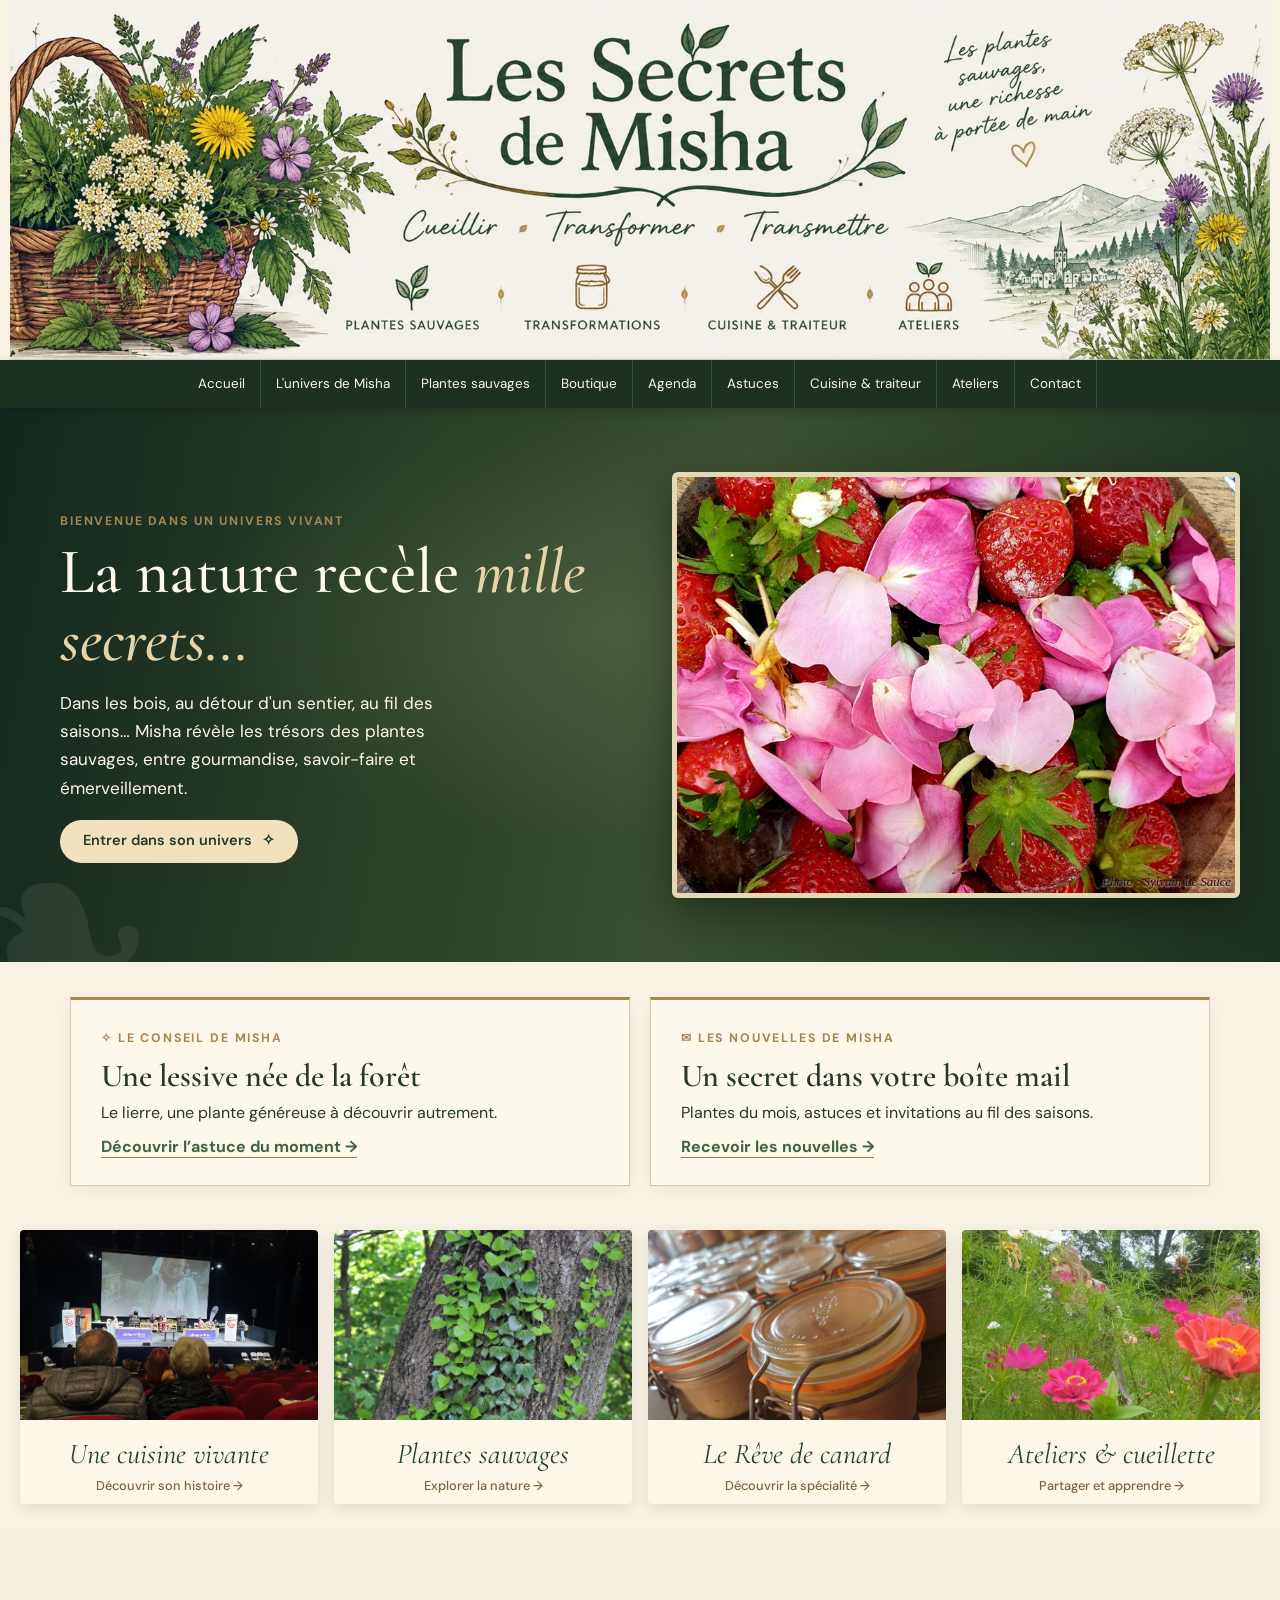
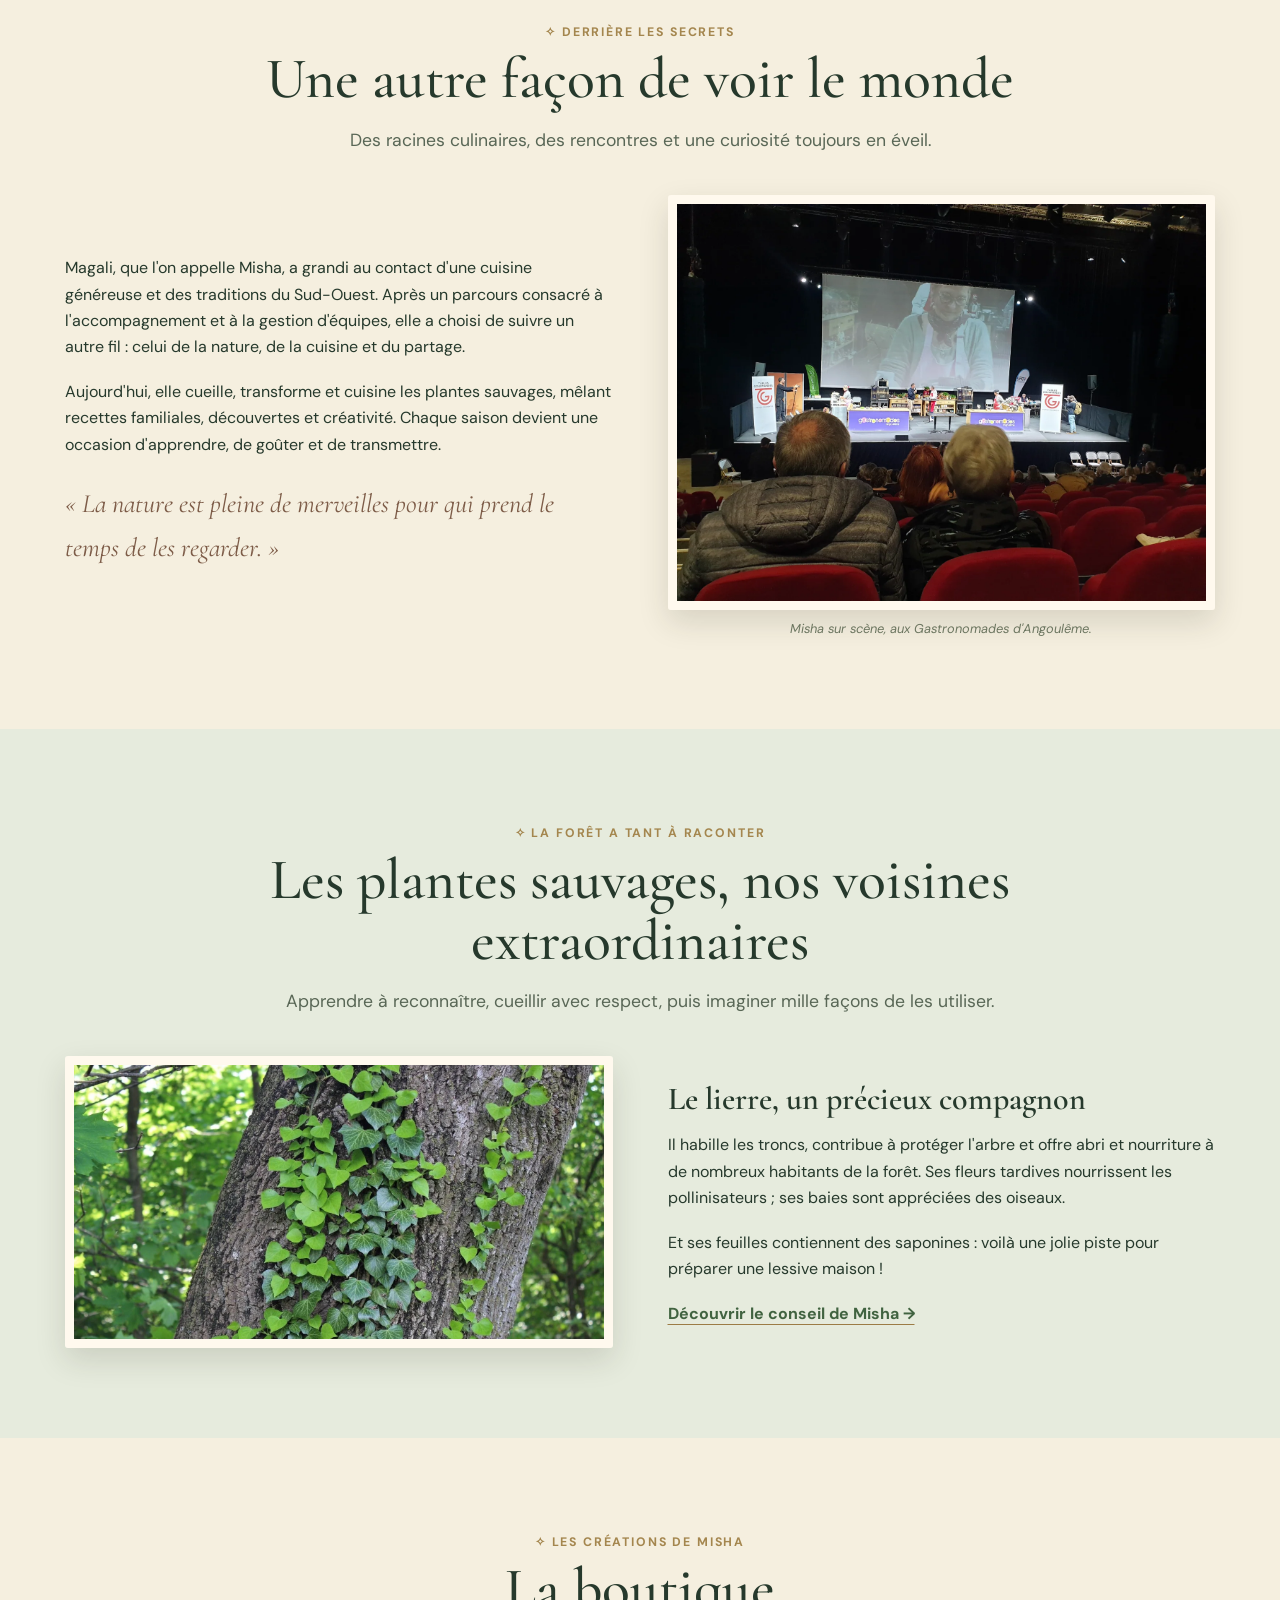
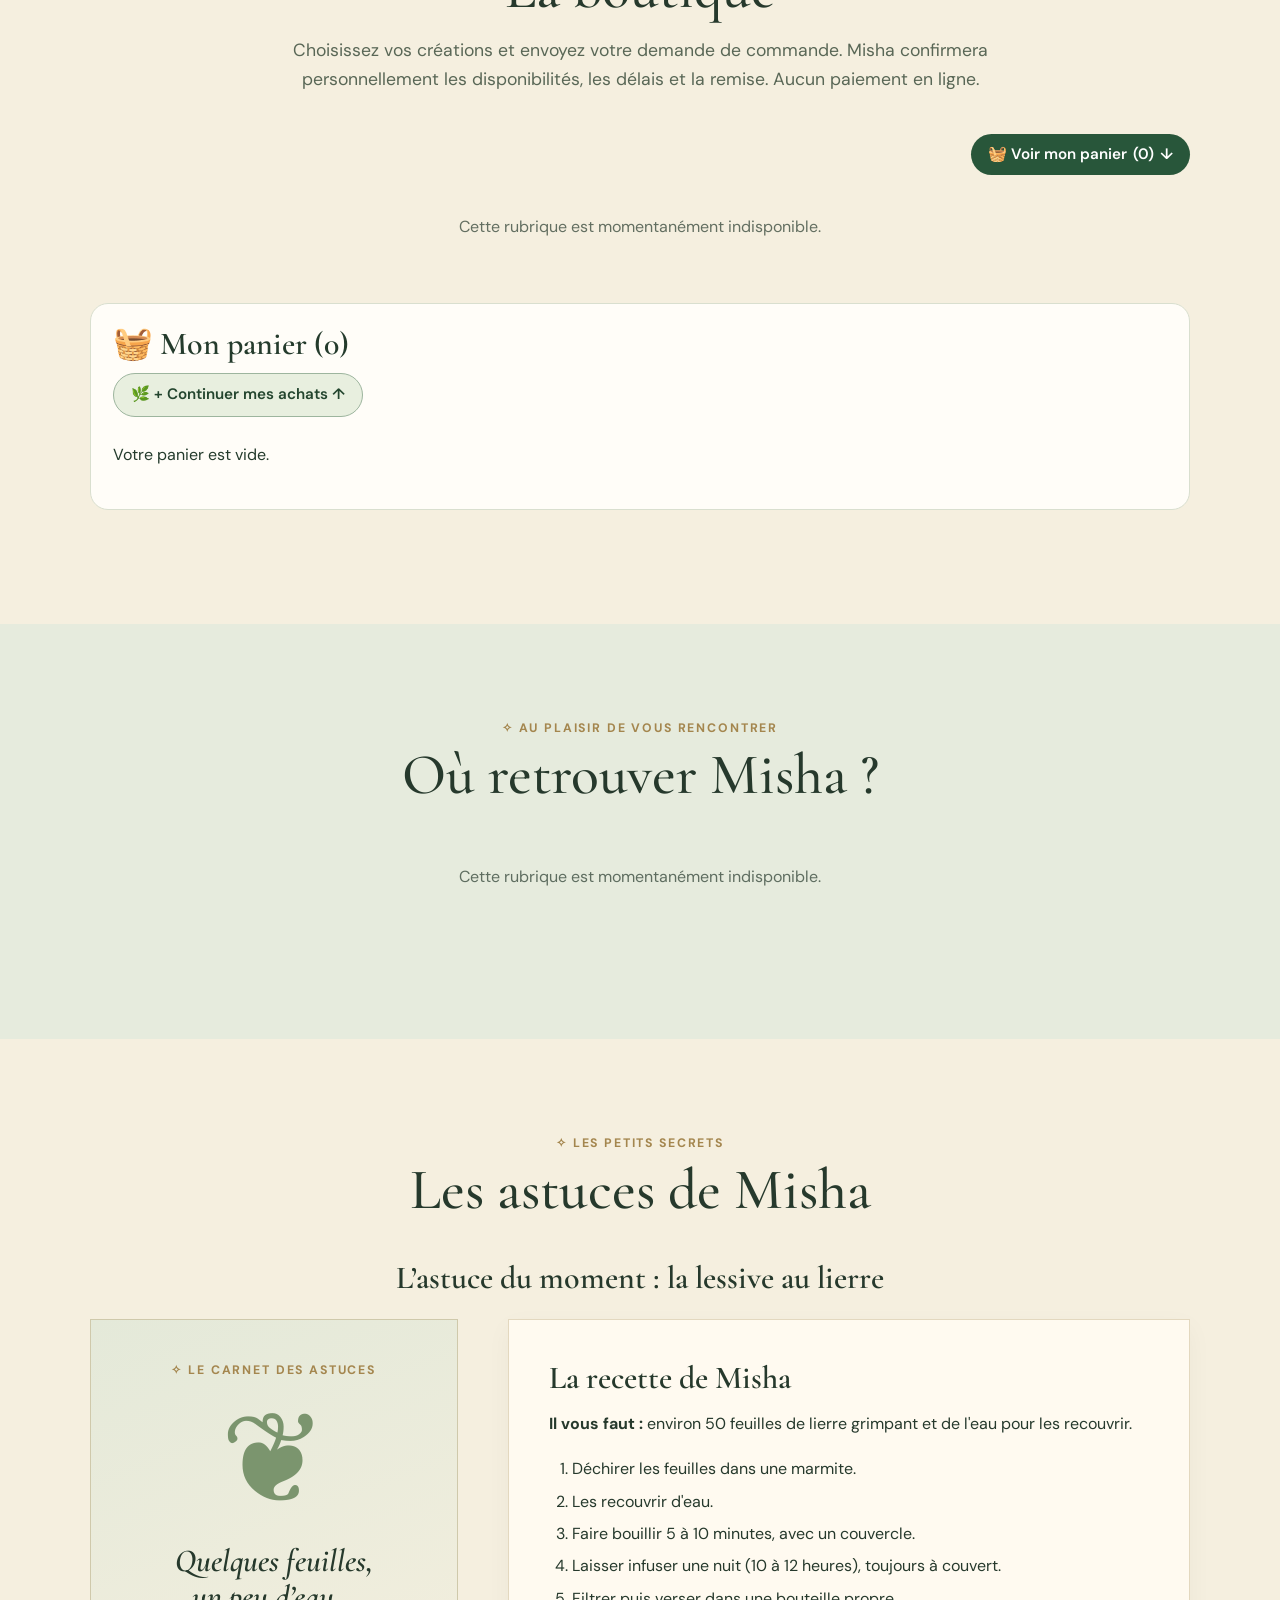
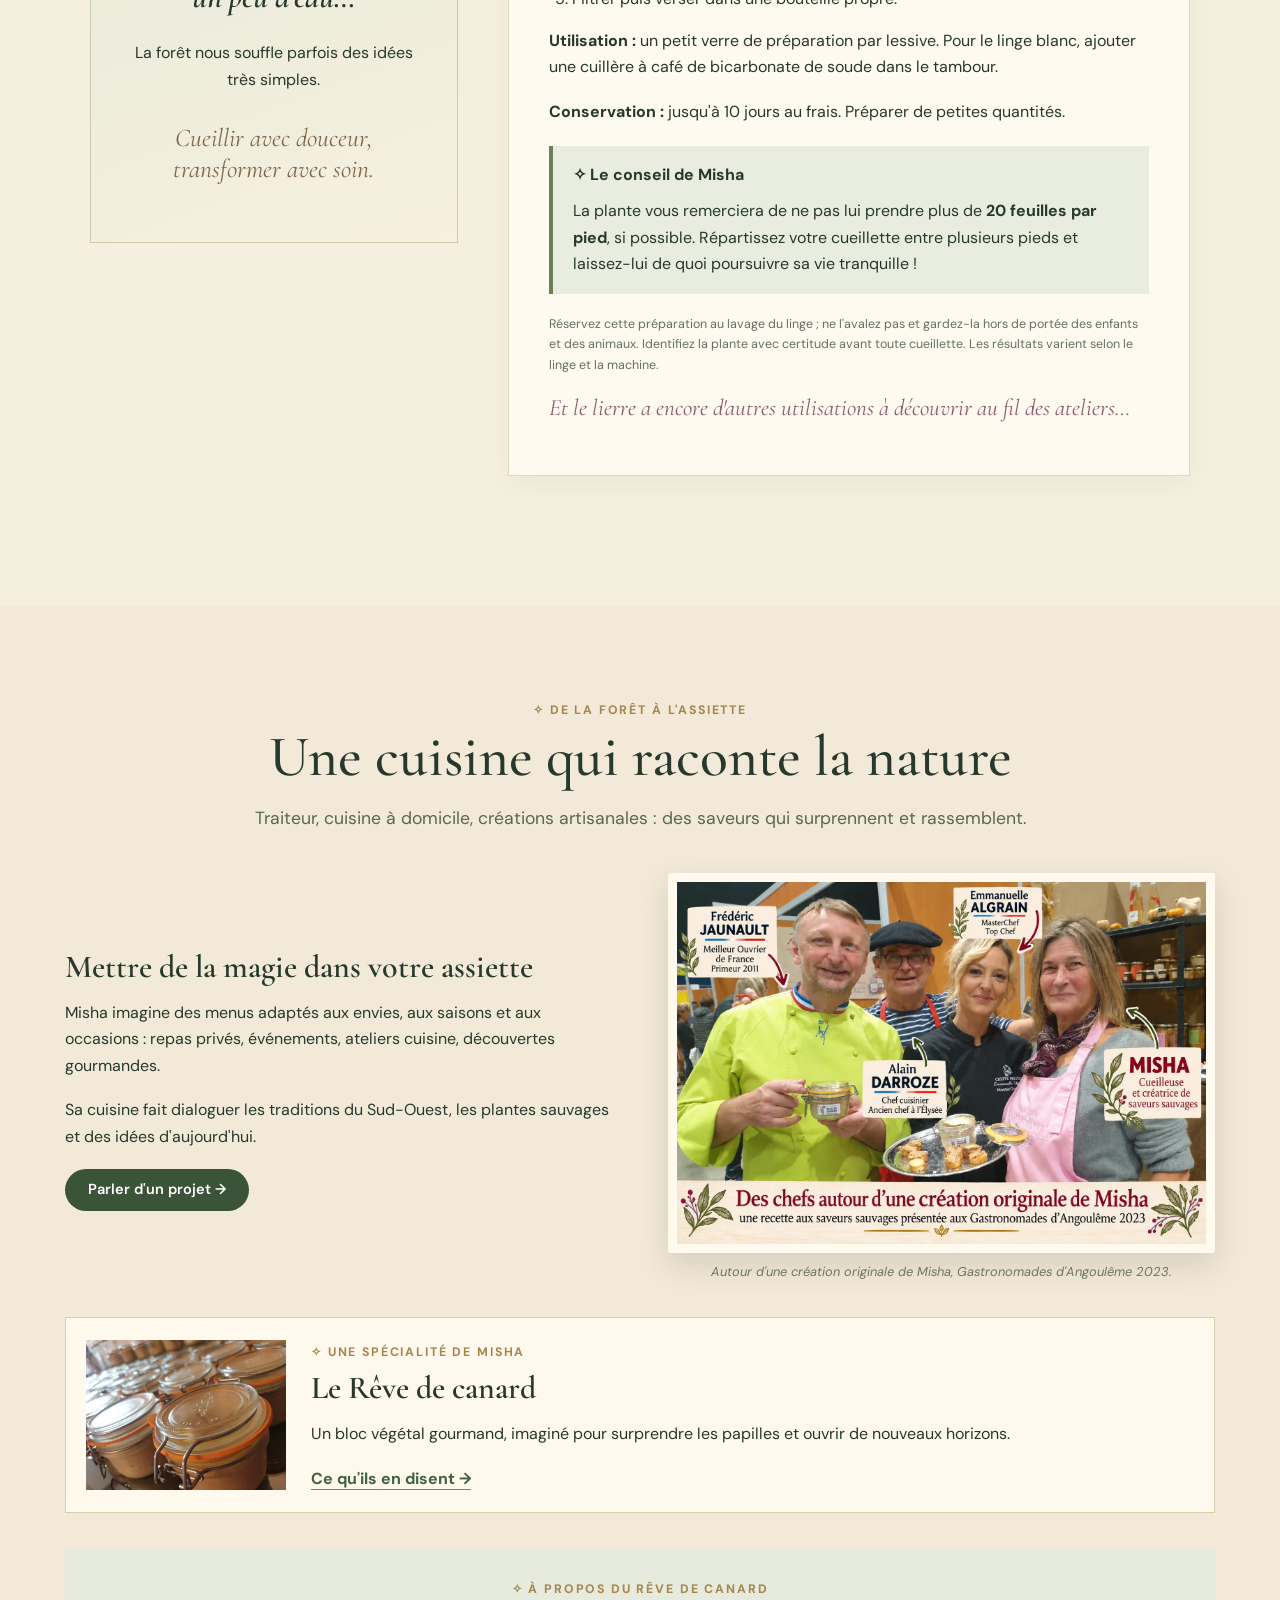
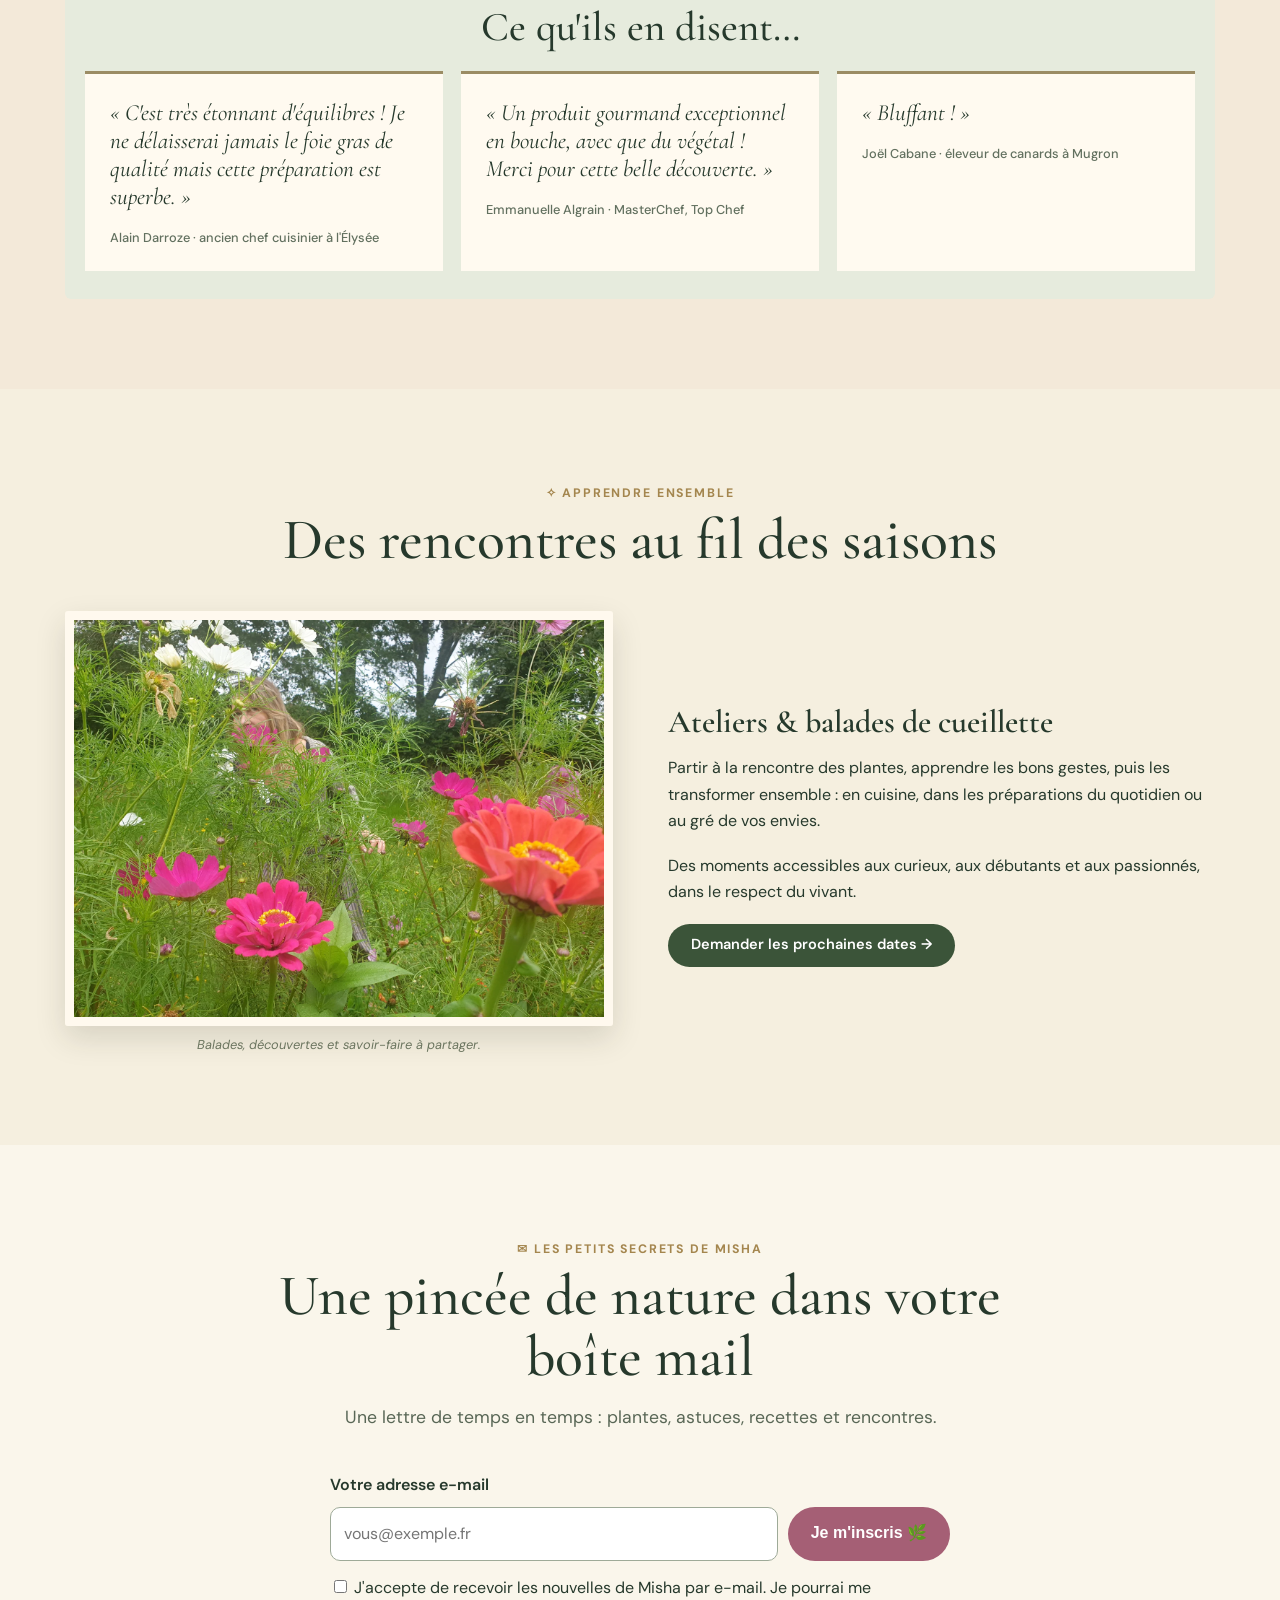
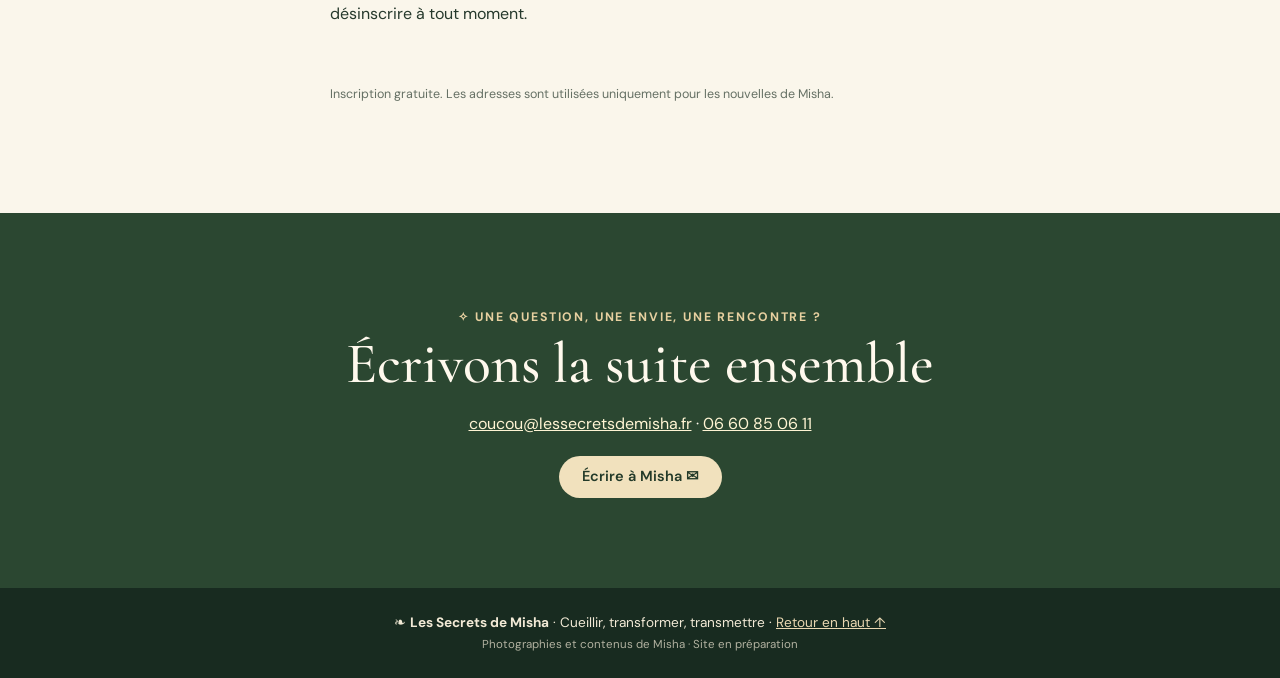
<file: index.html>
<!DOCTYPE html>

<html lang="fr"><head><meta charset="utf-8"/><meta content="width=device-width,initial-scale=1" name="viewport"/><meta content="#1c3023" name="theme-color"/><meta content="Les Secrets de Misha : plantes sauvages, cueillette respectueuse, transformations artisanales, cuisine et ateliers. Une touche de magie à portée de main." name="description"/><title>Les Secrets de Misha — Cueillir · Transformer · Transmettre</title><link href="style.css" rel="stylesheet"/></head><body>
<header class="masthead" id="accueil"><div aria-label="Les Secrets de Misha — Cueillir, Transformer, Transmettre" class="banner-desktop"><img alt="Les Secrets de Misha, cueillir, transformer, transmettre — illustration botanique" src="assets/banniere.webp"/></div><div class="banner-mobile"><p class="tiny">Les plantes sauvages, une richesse à portée de main ✧</p><h1>Les Secrets<br/>de Misha</h1><p class="strap">Cueillir · Transformer · Transmettre</p></div></header>
<nav aria-label="Navigation principale" class="nav"><button aria-controls="links" aria-expanded="false" class="menu-toggle">☰   Découvrir le site</button><div class="navlinks" id="links"><a href="#accueil">Accueil</a><a href="#univers">L'univers de Misha</a><a href="#plantes">Plantes sauvages</a><a href="#boutique">Boutique</a><a href="#agenda">Agenda</a><a href="#astuces-publiees">Astuces</a><a href="#traiteur">Cuisine &amp; traiteur</a><a href="#ateliers">Ateliers</a><a href="#contact">Contact</a></div></nav>
<main><section aria-labelledby="hero-title" class="hero"><div class="hero-copy"><span class="eyebrow">Bienvenue dans un univers vivant</span><h2 id="hero-title">La nature recèle <em>mille secrets…</em></h2><p>Dans les bois, au détour d'un sentier, au fil des saisons… Misha révèle les trésors des plantes sauvages, entre gourmandise, savoir-faire et émerveillement.</p><a class="button cream" href="#univers">Entrer dans son univers <span aria-hidden="true">✧</span></a></div><div class="hero-photo"><img alt="Fraises fraîches et pétales de roses dans un bol en bois, photographie originale" loading="eager" src="assets/fraises.webp"/><span aria-label="Photo : Sylvain Le Sauce" class="photo-signature">Photo : Sylvain Le Sauce</span></div></section><section aria-label="À découvrir dès aujourd'hui" class="quicklinks"><article class="quickcard"><span class="eyebrow">✧ Le conseil de Misha</span><h3>Une lessive née de la forêt</h3><p>Le lierre, une plante généreuse à découvrir autrement.</p><a class="text-link" href="#astuces-publiees">Découvrir l’astuce du moment →</a></article><article class="quickcard"><span class="eyebrow">✉ Les nouvelles de Misha</span><h3>Un secret dans votre boîte mail</h3><p>Plantes du mois, astuces et invitations au fil des saisons.</p><a class="text-link" href="#newsletter">Recevoir les nouvelles →</a></article></section>
<section aria-label="Découvrir les activités" class="tiles"><a class="tile" href="#univers"><img alt="Misha en démonstration culinaire sur scène" src="assets/scene.webp"/><span>Une cuisine vivante <small>Découvrir son histoire →</small></span></a><a class="tile" href="#plantes"><img alt="Lierre grimpant sur un arbre" src="assets/lierre.webp"/><span>Plantes sauvages <small>Explorer la nature →</small></span></a><a class="tile" href="#traiteur"><img alt="Bocaux du Rêve de canard" src="assets/pots.webp"/><span>Le Rêve de canard <small>Découvrir la spécialité →</small></span></a><a class="tile" href="#ateliers"><img alt="Fleurs et végétation dans un jardin naturel" src="assets/foret.webp"/><span>Ateliers &amp; cueillette <small>Partager et apprendre →</small></span></a></section>
<section class="section about" id="univers"><div class="section-heading"><span class="eyebrow">✧ Derrière les secrets</span><h2>Une autre façon de voir le monde</h2><p class="intro">Des racines culinaires, des rencontres et une curiosité toujours en éveil.</p></div><div class="two-col"><div><p>Magali, que l'on appelle Misha, a grandi au contact d'une cuisine généreuse et des traditions du Sud-Ouest. Après un parcours consacré à l'accompagnement et à la gestion d'équipes, elle a choisi de suivre un autre fil : celui de la nature, de la cuisine et du partage.</p><p>Aujourd'hui, elle cueille, transforme et cuisine les plantes sauvages, mêlant recettes familiales, découvertes et créativité. Chaque saison devient une occasion d'apprendre, de goûter et de transmettre.</p><p class="signature">« La nature est pleine de merveilles pour qui prend le temps de les regarder. »</p></div><figure><img alt="Misha présente son savoir-faire lors d'un événement culinaire" src="assets/scene.webp"/><figcaption>Misha sur scène, aux Gastronomades d'Angoulême.</figcaption></figure></div></section>
<section class="section green-section" id="plantes"><div class="section-heading"><span class="eyebrow">✧ La forêt a tant à raconter</span><h2>Les plantes sauvages, nos voisines extraordinaires</h2><p class="intro">Apprendre à reconnaître, cueillir avec respect, puis imaginer mille façons de les utiliser.</p></div><div class="two-col plant-grid"><img alt="Lierre grimpant sur le tronc d'un arbre" class="large-img" src="assets/lierre.webp"/><div><h3>Le lierre, un précieux compagnon</h3><p>Il habille les troncs, contribue à protéger l'arbre et offre abri et nourriture à de nombreux habitants de la forêt. Ses fleurs tardives nourrissent les pollinisateurs ; ses baies sont appréciées des oiseaux.</p><p>Et ses feuilles contiennent des saponines : voilà une jolie piste pour préparer une lessive maison !</p><a class="text-link" href="#astuces-publiees">Découvrir le conseil de Misha →</a></div></div></section>
<section class="section" id="boutique"><div class="section-heading"><span class="eyebrow">✧ Les créations de Misha</span><h2>La boutique</h2><p class="intro">Choisissez vos créations et envoyez votre demande de commande. Misha confirmera personnellement les disponibilités, les délais et la remise. Aucun paiement en ligne.</p></div><div class="misha-shop-tools"><a class="misha-nav-button" href="#misha-panier">🧺 Voir mon panier <span id="misha-shop-count">(0)</span> ↓</a></div><div class="misha-public-grid" id="misha-produits"></div>
<div class="misha-cart" id="misha-panier"><h3>🧺 Mon panier <span id="misha-cart-count">(0)</span></h3><a class="misha-nav-button misha-continue-shopping" href="#misha-produits">🌿 + Continuer mes achats ↑</a><div id="misha-cart-lines"><p>Votre panier est vide.</p></div><p id="misha-cart-total"></p>
<form id="misha-order-form" hidden>
<h3>Envoyer ma demande</h3><div class="misha-form-fields"><label>Prénom et nom <input name="nom" autocomplete="name" required maxlength="100"></label><label>Adresse e-mail <input name="email" type="email" autocomplete="email" required></label><label>Téléphone (facultatif) <input name="telephone" type="tel" autocomplete="tel"></label><label>Mode de remise <select name="remise" required><option value="">Choisir…</option><option>Remise en main propre, à convenir</option><option>Retrait sur un marché, à convenir</option><option>Expédition (frais à confirmer)</option><option>À convenir avec Misha</option></select></label><label class="misha-wide">Un message pour Misha (facultatif) <textarea name="message" rows="3" maxlength="2000"></textarea></label></div>
<p class="fineprint">Ceci est une demande, pas une commande confirmée. Misha vous répondra pour confirmer la disponibilité, les délais, les éventuels frais d'expédition et les modalités de règlement.</p>
<label class="misha-consent"><input type="checkbox" required> J'accepte que mes coordonnées soient utilisées pour répondre à cette demande de commande.</label>
<button class="misha-order-link" type="submit">Envoyer ma demande à Misha →</button><p id="misha-order-status" role="status" aria-live="polite"></p></form></div><dialog id="misha-order-dialog" class="misha-confirm-dialog" aria-labelledby="misha-confirm-title"><div class="misha-dialog-inner"><div class="misha-dialog-icon" aria-hidden="true">🌿</div><h2 id="misha-confirm-title">Votre demande est bien envoyée !</h2><p>Misha vous répondra personnellement pour confirmer votre commande.</p><div id="misha-confirm-recap" class="misha-confirm-recap"></div><p class="fineprint">Conservez votre référence. Ce récapitulatif ne vaut pas confirmation de commande.</p><button type="button" class="misha-order-link" id="misha-confirm-close">Fermer et continuer ma visite</button></div></dialog></section><section class="section green-section" id="agenda"><div class="section-heading"><span class="eyebrow">✧ Au plaisir de vous rencontrer</span><h2>Où retrouver Misha ?</h2></div><div class="misha-public-grid" id="misha-agenda"></div></section><section class="section" id="astuces-publiees"><div class="section-heading"><span class="eyebrow">✧ Les petits secrets</span><h2>Les astuces de Misha</h2></div><div class="misha-astuce-moment" id="misha-astuce-moment"><h3>L’astuce du moment : la lessive au lierre</h3><div class="recipe"><div aria-label="Les étapes de la recette" class="recipe-note"><span class="eyebrow">✧ Le carnet des astuces</span><div aria-hidden="true" class="recipe-glyph">❦</div><h3>Quelques feuilles,<br/>un peu d’eau…</h3><p>La forêt nous souffle parfois des idées très simples.</p><p class="handwritten">Cueillir avec douceur,<br/>transformer avec soin.</p></div><div class="recipe-text"><h3>La recette de Misha</h3><p><strong>Il vous faut :</strong> environ 50 feuilles de lierre grimpant et de l'eau pour les recouvrir.</p><ol><li>Déchirer les feuilles dans une marmite.</li><li>Les recouvrir d'eau.</li><li>Faire bouillir 5 à 10 minutes, avec un couvercle.</li><li>Laisser infuser une nuit (10 à 12 heures), toujours à couvert.</li><li>Filtrer puis verser dans une bouteille propre.</li></ol><p><strong>Utilisation :</strong> un petit verre de préparation par lessive. Pour le linge blanc, ajouter une cuillère à café de bicarbonate de soude dans le tambour.</p><p><strong>Conservation :</strong> jusqu'à 10 jours au frais. Préparer de petites quantités.</p><aside class="tip"><strong>✧ Le conseil de Misha</strong><p>La plante vous remerciera de ne pas lui prendre plus de <strong>20 feuilles par pied</strong>, si possible. Répartissez votre cueillette entre plusieurs pieds et laissez-lui de quoi poursuivre sa vie tranquille !</p></aside><p class="fineprint">Réservez cette préparation au lavage du linge ; ne l'avalez pas et gardez-la hors de portée des enfants et des animaux. Identifiez la plante avec certitude avant toute cueillette. Les résultats varient selon le linge et la machine.</p><p class="also">Et le lierre a encore d'autres utilisations à découvrir au fil des ateliers…</p></div></div></div></section><section class="section warm" id="traiteur"><div class="section-heading"><span class="eyebrow">✧ De la forêt à l'assiette</span><h2>Une cuisine qui raconte la nature</h2><p class="intro">Traiteur, cuisine à domicile, créations artisanales : des saveurs qui surprennent et rassemblent.</p></div><div class="two-col"><div><h3>Mettre de la magie dans votre assiette</h3><p>Misha imagine des menus adaptés aux envies, aux saisons et aux occasions : repas privés, événements, ateliers cuisine, découvertes gourmandes.</p><p>Sa cuisine fait dialoguer les traditions du Sud-Ouest, les plantes sauvages et des idées d'aujourd'hui.</p><a class="button green" href="mailto:coucou@lessecretsdemisha.fr?subject=Une%20question%20pour%20le%20traiteur%20Misha">Parler d'un projet →</a></div><figure><img alt="Misha aux Gastronomades d'Angoulême, avec des professionnels de la cuisine" src="assets/chefs.webp"/><figcaption>Autour d'une création originale de Misha, Gastronomades d'Angoulême 2023.</figcaption></figure></div><div class="product"><img alt="Bocaux du Rêve de canard, spécialité végétale de Misha" src="assets/pots.webp"/><div><span class="eyebrow">✧ Une spécialité de Misha</span><h3>Le Rêve de canard</h3><p>Un bloc végétal gourmand, imaginé pour surprendre les papilles et ouvrir de nouveaux horizons.</p><a class="text-link" href="#temoignages">Ce qu'ils en disent →</a></div></div><section class="testimonials-in-product" id="temoignages"><div class="section-heading"><span class="eyebrow">✧ À propos du Rêve de canard</span><h2>Ce qu'ils en disent…</h2></div><div class="quotes"><blockquote>« C'est très étonnant d'équilibres ! Je ne délaisserai jamais le foie gras de qualité mais cette préparation est superbe. »<cite>Alain Darroze · ancien chef cuisinier à l'Élysée</cite></blockquote><blockquote>« Un produit gourmand exceptionnel en bouche, avec que du végétal ! Merci pour cette belle découverte. »<cite>Emmanuelle Algrain · MasterChef, Top Chef</cite></blockquote><blockquote>« Bluffant ! »<cite>Joël Cabane · éleveur de canards à Mugron</cite></blockquote></div></section></section>
<section class="section" id="ateliers"><div class="section-heading"><span class="eyebrow">✧ Apprendre ensemble</span><h2>Des rencontres au fil des saisons</h2></div><div class="two-col"><figure><img alt="Fleurs sauvages et plantes en pleine nature" src="assets/foret.webp"/><figcaption>Balades, découvertes et savoir-faire à partager.</figcaption></figure><div><h3>Ateliers &amp; balades de cueillette</h3><p>Partir à la rencontre des plantes, apprendre les bons gestes, puis les transformer ensemble : en cuisine, dans les préparations du quotidien ou au gré de vos envies.</p><p>Des moments accessibles aux curieux, aux débutants et aux passionnés, dans le respect du vivant.</p><a class="button green" href="mailto:coucou@lessecretsdemisha.fr?subject=Renseignements%20sur%20les%20ateliers%20Misha">Demander les prochaines dates →</a></div></div></section>
<section class="section signup" id="newsletter"><div class="section-heading"><span class="eyebrow">✉ Les petits secrets de Misha</span><h2>Une pincée de nature dans votre boîte mail</h2><p class="intro">Une lettre de temps en temps : plantes, astuces, recettes et rencontres.</p></div><form id="misha-newsletter-form" class="misha-newsletter-form"><label for="misha-newsletter-email">Votre adresse e-mail</label><div class="misha-newsletter-row"><input id="misha-newsletter-email" name="email" type="email" autocomplete="email" placeholder="vous@exemple.fr" required><button type="submit" class="button rose">Je m'inscris 🌿</button></div><label class="misha-consent"><input type="checkbox" name="consentement" required> J'accepte de recevoir les nouvelles de Misha par e-mail. Je pourrai me désinscrire à tout moment.</label><p id="misha-newsletter-status" role="status" aria-live="polite"></p><p class="fineprint">Inscription gratuite. Les adresses sont utilisées uniquement pour les nouvelles de Misha.</p></form></section>
<section class="section contact" id="contact"><span class="eyebrow">✧ Une question, une envie, une rencontre ?</span><h2>Écrivons la suite ensemble</h2><p><a href="mailto:coucou@lessecretsdemisha.fr">coucou@lessecretsdemisha.fr</a> · <a href="tel:+33660850611">06 60 85 06 11</a></p><a class="button cream" href="mailto:coucou@lessecretsdemisha.fr?subject=Bonjour%20Misha">Écrire à Misha ✉</a></section></main><footer>❧ <strong>Les Secrets de Misha</strong> · Cueillir, transformer, transmettre · <a href="#accueil">Retour en haut ↑</a><p>Photographies et contenus de Misha · Site en préparation</p></footer><script src="script.js"></script><script src="panier.js"></script><script src="publications-locales.js"></script><script src="newsletter.js"></script></body></html>
</file>
<file: style.css>
@import url('https://fonts.googleapis.com/css2?family=Cormorant+Garamond:ital,wght@0,400;0,500;0,600;1,400;1,500&family=DM+Sans:wght@400;500;600;700&display=swap');
:root{--green:#213c2a;--green2:#314b32;--gold:#a4864e;--paper:#f8f2e5;--cream:#fffaf0;--rose:#9c596b;--ink:#26392c}*{box-sizing:border-box}html{scroll-behavior:smooth;scroll-padding-top:70px}body{margin:0;background:var(--paper);color:var(--ink);font-family:'DM Sans',Arial,sans-serif;line-height:1.65}h1,h2,h3,.strap,.signature,.tile span{font-family:'Cormorant Garamond',Georgia,serif}h2{font-size:clamp(2.5rem,4.5vw,4.5rem);line-height:1.05;font-weight:500;margin:.3rem 0 1rem}h3{font-size:2rem;font-weight:600;line-height:1.1;margin:.3rem 0 1rem}p{margin:.65rem 0 1.15rem}a{color:inherit}img{display:block;width:100%;height:auto}.eyebrow{font-size:.77rem;letter-spacing:.15em;text-transform:uppercase;font-weight:700;color:var(--gold)}.masthead{background:linear-gradient(90deg,rgba(248,242,229,.12),rgba(248,242,229,.9) 27%,rgba(248,242,229,.91) 75%,rgba(248,242,229,.1)),url('assets/banniere.webp') center/cover;min-height:235px;display:grid;place-items:center;text-align:center;padding:20px 16px}.mast-inner{max-width:900px}.masthead h1{font-size:clamp(3.3rem,7vw,7rem);font-weight:500;line-height:.88;margin:8px 0 12px;color:#183d2a;text-shadow:0 1px 4px #fff8}.masthead h1 span{white-space:nowrap}.masthead .tiny{font:italic 1.15rem 'Cormorant Garamond',serif;color:#3a563d}.flourish{color:#7a8b5c;letter-spacing:7px}.strap{font-size:clamp(1.4rem,2.8vw,2.3rem);font-style:italic;margin:0}.strap b{color:var(--gold);margin:0 9px}.nav{background:#1d3022;color:#fdf8e9;position:sticky;top:0;z-index:10;box-shadow:0 3px 10px #0003}.navlinks{display:flex;align-items:center;justify-content:center;gap:0;flex-wrap:wrap}.nav a{display:inline-block;text-decoration:none;padding:13px 15px;font-size:.84rem;border-right:1px solid #ffffff22}.nav a:hover,.nav a:focus-visible{background:#476344}.menu-toggle{display:none}.hero{display:grid;grid-template-columns:1.05fr 1.03fr .85fr;min-height:530px;gap:20px;align-items:center;padding:35px max(25px,calc((100vw - 1450px)/2));background:radial-gradient(ellipse at 48% 40%,#77845855,transparent 45%),linear-gradient(100deg,#14271e,#3b4f30 55%,#1d3022);color:#fff7e8;overflow:hidden;position:relative}.hero:before{content:'❧';font:18rem Georgia;position:absolute;opacity:.07;left:-80px;bottom:-140px}.hero-copy{z-index:1;padding:20px}.hero-copy h2{font-size:clamp(2.9rem,4.5vw,5.3rem);color:#fff9ea}.hero-copy h2 em{color:#e6d4a8}.hero-copy p{max-width:430px;font-size:1.07rem}.hero-photo{align-self:stretch;min-height:460px;position:relative}.hero-photo img{height:100%;width:100%;object-fit:cover;object-position:center 48%;border-radius:48% 48% 10px 10px;box-shadow:0 15px 40px #0006;border:6px solid #e5d8b5}.hero-aside{display:grid;gap:16px;align-content:center;z-index:1}.paper{background:#f8efdc;color:#2d392b;border:1px solid #bca87d;box-shadow:0 9px 22px #0003;position:relative}.paper:before{content:'❦';position:absolute;right:10px;top:2px;font:2.4rem Georgia;color:#a68a6288}.mini{padding:23px 20px}.mini h3{font-size:2rem}.mini p{font-size:.9rem}.button{display:inline-flex;align-items:center;justify-content:center;gap:10px;border-radius:35px;padding:12px 23px;text-decoration:none;font-size:.91rem;font-weight:600;line-height:1.3;transition:transform .2s,filter .2s}.button:hover{transform:translateY(-2px);filter:brightness(1.08)}.cream{background:#f1e1bd;color:#233a29}.green{background:#3b5439;color:#fff}.rose{background:#a55f75;color:#fff}.tiles{display:grid;grid-template-columns:repeat(4,1fr);gap:16px;max-width:1500px;margin:24px auto;padding:0 20px}.tile{background:#fdf7e9;text-decoration:none;box-shadow:0 5px 15px #2c25141a;overflow:hidden;border-radius:4px;transition:transform .2s}.tile:hover{transform:translateY(-4px)}.tile img{height:190px;object-fit:cover}.tile:nth-child(2) img{object-position:center 35%}.tile span{display:block;font-size:1.8rem;text-align:center;padding:10px 8px;color:#23422e;font-style:italic}.tile small{display:block;font:500 .8rem 'DM Sans',sans-serif;color:#7b6541;font-style:normal}.section{padding:90px max(25px,calc((100vw - 1150px)/2));background:#faf6eb}.section:nth-of-type(even){background:#f5efdf}.section-heading{text-align:center;margin:0 auto 40px;max-width:800px}.intro{font-size:1.1rem;color:#596756}.two-col{display:grid;grid-template-columns:1fr 1fr;align-items:center;gap:55px}.two-col figure{margin:0}.two-col figure img,.large-img{border:9px solid #fff9ee;box-shadow:0 12px 30px #2a261e25;border-radius:3px;max-height:450px;object-fit:cover}.two-col figcaption,.caption{font-size:.8rem;font-style:italic;color:#6b755f;text-align:center;margin-top:8px}.signature{font-size:1.65rem;font-style:italic;color:#7d5c48;margin-top:25px}.green-section{background:#e6ebdd!important}.plant-grid .large-img{max-height:450px;object-fit:cover;object-position:center 35%}.text-link{font-weight:700;color:#416340;text-decoration-color:#9c7c46;text-underline-offset:5px}.recipe{display:grid;grid-template-columns:.7fr 1.3fr;gap:50px;align-items:start}.recipe-photo img{max-height:650px;object-fit:cover;border:10px solid #fff;box-shadow:0 9px 28px #0002}.recipe-text{background:#fffaf0;padding:35px 40px;border:1px solid #e3d8bf;box-shadow:0 8px 24px #0000000a}.recipe-text ol{padding-left:23px}.recipe-text li{margin:6px 0}.tip{padding:16px 20px;background:#e9eddf;border-left:4px solid #6c8058;margin:20px 0}.tip p{margin-bottom:0}.fineprint{font-size:.78rem;color:#657064}.also{font:italic 1.45rem 'Cormorant Garamond',serif;color:#8a5c70}.warm{background:#f3e9d9!important}.product{display:grid;grid-template-columns:200px 1fr;gap:25px;align-items:center;background:#fff9ed;padding:20px;margin-top:35px;border:1px solid #dfcdb0}.product img{height:150px;object-fit:cover}.quotes{display:grid;grid-template-columns:repeat(3,1fr);gap:18px}.quotes blockquote{margin:0;padding:25px;background:#fffaf0;border-top:3px solid #9b8c64;font:italic 1.45rem 'Cormorant Garamond',serif}.quotes cite{display:block;margin-top:18px;font:500 .8rem 'DM Sans',sans-serif;color:#62705f}.signup{text-align:center}.signup .button{font-size:1rem}.contact{text-align:center;background:#2b4731!important;color:#fff9ed}.contact .eyebrow{color:#e7d0a0}.contact a:not(.button){color:#fff5d4}footer{text-align:center;background:#182b20;color:#f2ead6;padding:24px 10px;font-size:.85rem}footer p{font-size:.72rem;opacity:.7;margin:0}footer a{color:#ead8b2}@media(max-width:1100px){.hero{grid-template-columns:1fr 1fr;padding:30px}.hero-aside{grid-column:1/-1;grid-template-columns:1fr 1fr}.hero-photo{min-height:380px}.tiles{grid-template-columns:repeat(2,1fr)}.nav a{padding:10px;font-size:.77rem}}@media(max-width:700px){.masthead{min-height:185px}.masthead h1{font-size:3.3rem}.masthead .tiny{font-size:.92rem}.strap{font-size:1.35rem}.menu-toggle{display:block;width:100%;border:0;background:#1d3022;color:white;text-align:left;padding:12px 20px;font-size:1rem}.navlinks{display:none;flex-direction:column;align-items:stretch}.navlinks.open{display:flex}.nav a{border:0;border-top:1px solid #ffffff22;padding:10px 20px}.hero{grid-template-columns:1fr;gap:18px;padding:25px 18px}.hero-copy{text-align:center;padding:12px}.hero-copy h2{font-size:3.5rem}.hero-copy p{margin:auto auto 20px}.hero-photo{min-height:330px;max-height:420px}.hero-photo img{border-radius:45% 45% 6px 6px}.hero-aside{grid-column:auto;grid-template-columns:1fr}.tiles{gap:12px;padding:0 12px}.tile img{height:135px}.tile span{font-size:1.35rem}.tile small{font-size:.72rem}.section{padding:65px 20px}.two-col,.recipe{grid-template-columns:1fr;gap:25px}.two-col figure{order:0}.recipe-photo img{max-height:300px;width:100%;object-fit:cover;object-position:center 30%}.recipe-text{padding:25px 22px}.quotes{grid-template-columns:1fr}.product{grid-template-columns:1fr}.product img{width:100%;height:180px}.intro{font-size:1rem}}@media(prefers-reduced-motion:reduce){html{scroll-behavior:auto}*{transition:none!important}}

/* Ajustements validés : photographie rectangulaire, lierre authentique, avis réunis */
.hero-photo img{border-radius:8px;object-fit:cover;object-position:center 48%;border:5px solid #e5d8b5}
.plant-grid .large-img{width:100%;aspect-ratio:15/8;max-height:none;object-fit:cover;object-position:center}
.recipe-photo img{aspect-ratio:4/3;max-height:none;object-fit:cover;object-position:center}
.testimonials-in-product{margin-top:34px;padding:28px 20px;background:#e6ebdd;border-radius:6px}
.testimonials-in-product .section-heading{margin-bottom:22px}
.testimonials-in-product h2{font-size:clamp(2rem,3.2vw,3rem)}
@media(max-width:700px){.hero-photo img{border-radius:8px}.plant-grid .large-img{aspect-ratio:15/8}.recipe-photo img{aspect-ratio:4/3;max-height:none}}

/* Harmonisation octobre : bandeau fidèle, accueil apaisé, lierre sans doublon */
.masthead{display:block;min-height:0;padding:0;background:#faf4e6}
.banner-desktop img{display:block;width:100%;height:auto;max-height:360px;object-fit:contain;background:#f8f2e5}
.banner-mobile{display:none}
.hero{grid-template-columns:minmax(0,1fr) minmax(0,1fr);max-width:none;min-height:0;gap:clamp(25px,5vw,80px);padding:clamp(35px,5vw,75px) max(25px,calc((100vw - 1200px)/2));}
.hero-photo{min-height:380px;max-height:490px;align-self:center}
.hero-photo img{aspect-ratio:4/3;object-fit:cover;object-position:center 50%;height:100%;border-radius:6px}
.hero-copy h2{font-size:clamp(3rem,5vw,5.5rem)}
.quicklinks{display:grid;grid-template-columns:repeat(2,minmax(0,1fr));gap:20px;max-width:1180px;margin:0 auto;padding:35px 20px 20px}
.quickcard{background:#fdf8ec;border:1px solid #d8c8a8;border-top:3px solid #a78952;padding:24px 30px;box-shadow:0 4px 15px #3026150d}
.quickcard h3{margin:7px 0;font-size:2rem}
.quickcard p{margin:0 0 8px}
.recipe{grid-template-columns:minmax(250px,.7fr) minmax(0,1.3fr)}
.recipe-note{min-height:400px;background:linear-gradient(160deg,#e4e9d9,#f7f0df);padding:40px 28px;text-align:center;border:1px solid #cfc9ab;display:flex;flex-direction:column;align-items:center;justify-content:center}
.recipe-glyph{font:8rem Georgia,serif;color:#7b956e;line-height:1;margin:15px 0}
.recipe-note h3{font-style:italic}
.handwritten{font:italic 1.6rem 'Cormorant Garamond',Georgia,serif;color:#80684d}
@media(max-width:850px){.banner-desktop{display:none}.banner-mobile{display:block;text-align:center;background:linear-gradient(90deg,#e4e8d8d9,#f9f2e5e8),url('assets/banniere.webp') left center/auto 100% no-repeat;padding:28px 14px 25px}.banner-mobile h1{font:500 clamp(3.3rem,10vw,5rem)/.85 'Cormorant Garamond',Georgia,serif;color:#193b2b;margin:15px 0}.banner-mobile .tiny{font:italic 1.1rem 'Cormorant Garamond',Georgia,serif}.banner-mobile .strap{font-size:1.45rem}.hero{grid-template-columns:1fr 1fr;padding:35px 25px;gap:25px}.hero-photo{min-height:310px}.hero-copy h2{font-size:clamp(2.6rem,5vw,4rem)}}
@media(max-width:700px){.hero{grid-template-columns:1fr;padding:22px 18px 32px;gap:10px}.hero-copy{text-align:center}.hero-photo{width:100%;min-height:0;max-height:none}.hero-photo img{aspect-ratio:4/3;max-height:400px}.quicklinks{grid-template-columns:1fr;padding:20px 16px}.quickcard{padding:22px}.recipe{grid-template-columns:1fr}.recipe-note{min-height:240px;padding:24px}.recipe-glyph{font-size:4rem;margin:4px}.tiles{margin-top:8px}}

/* Signature superposée à la photo originale, sans modifier le fichier image */
.hero-photo .photo-signature{position:absolute;right:9px;bottom:9px;color:#111111;font-family:"Brush Script MT","Segoe Script","URW Chancery L",cursive;font-size:clamp(10px,1vw,13px);font-style:italic;line-height:1;transform:none;text-shadow:0 1px 2px #fff9e8;pointer-events:none;z-index:2}
@media(max-width:650px){.hero-photo .photo-signature{right:8px;bottom:8px;font-size:11px}}

/* Démonstration locale : nouvelles rubriques, photos portrait 3:4 */
.misha-public-grid{display:grid;grid-template-columns:repeat(auto-fill,minmax(190px,245px));gap:22px;justify-content:center;margin:24px auto;max-width:1100px}.misha-public-card{background:#fffdf8;border-radius:14px;padding:12px;box-shadow:0 3px 14px #172a2017;color:#263e2f}.misha-public-card img{display:block;width:100%;aspect-ratio:3/4;object-fit:contain;background:#f1eee5;border-radius:9px}.misha-public-card h3{margin:12px 0 6px}.misha-public-card p{white-space:pre-line}.misha-public-card a{color:#28563a}.misha-public-empty{text-align:center;grid-column:1/-1;opacity:.7}@media(max-width:550px){.misha-public-grid{grid-template-columns:repeat(2,minmax(0,1fr));gap:10px}.misha-public-card{padding:9px}}

/* V7 : rubrique Astuces fusionnée */
.misha-astuce-moment{margin:2rem auto 2.5rem;max-width:1100px}
.misha-astuce-moment>h3{font-size:clamp(1.35rem,2.5vw,2rem);text-align:center;margin-bottom:1.5rem}
.misha-previous-title{text-align:center;margin:2.5rem 0 1.2rem;font-size:1.45rem}

/* Boutique et agenda : rangées horizontales, sans modifier les astuces. */
#misha-produits, #misha-agenda {
  display:flex; flex-wrap:nowrap; justify-content:flex-start;
  gap:18px; overflow-x:auto; overflow-y:hidden;
  scroll-snap-type:x mandatory; scroll-behavior:smooth;
  overscroll-behavior-inline:contain; -webkit-overflow-scrolling:touch;
  max-width:1100px; padding:8px 5px 20px; margin:20px auto;
  scrollbar-width:thin; scrollbar-color:#839b7d transparent;
}
#misha-produits > .misha-public-card, #misha-agenda > .misha-public-card {
  flex:0 0 clamp(215px, 28%, 280px); min-width:0;
  scroll-snap-align:start; box-sizing:border-box;
}
#misha-produits > .misha-public-empty, #misha-agenda > .misha-public-empty {
  flex:1 0 100%;
}
.misha-carousel-controls {
  display:flex; justify-content:flex-end; align-items:center;
  gap:10px; max-width:1100px; margin:0 auto 2px;
}
.misha-carousel-controls[hidden] {display:none}
.misha-carousel-controls button {
  border:1px solid #82967b; background:#fffdf8; color:#244630;
  width:39px; height:39px; border-radius:50%; font-size:24px;
  cursor:pointer; line-height:1;
}
.misha-carousel-controls button:disabled {opacity:.3;cursor:default}
.misha-carousel-controls button:focus-visible {outline:3px solid #a3a967;outline-offset:2px}
.misha-carousel-hint {font-size:.9rem;color:#355441;margin-right:auto}
@media(max-width:550px) {
  #misha-produits, #misha-agenda {gap:12px;padding-inline:14px;scroll-padding-inline:14px}
  #misha-produits > .misha-public-card, #misha-agenda > .misha-public-card {
    flex:0 0 min(78vw,290px);
  }
  .misha-carousel-controls {padding-inline:14px}
}
@media(prefers-reduced-motion:reduce) {
  #misha-produits, #misha-agenda {scroll-behavior:auto}
}

/* Commande simple par e-mail depuis chaque fiche produit */
.misha-order-link{display:inline-block;margin-top:10px;padding:9px 14px;border-radius:24px;background:#31543a;color:#fff!important;text-decoration:none;font-weight:700;font-size:.88rem}.misha-order-link:hover{background:#203b28}

/* Panier et demande de commande */
.misha-cart{max-width:1100px;margin:24px auto;padding:22px;background:#fffdf8;border:1px solid #d9dfcf;border-radius:18px;color:#243b2c}
.misha-cart h3{margin:0 0 12px}.misha-cart-row{display:flex;align-items:center;gap:12px;flex-wrap:wrap;border-bottom:1px solid #e3e7dc;padding:10px 0}.misha-cart-row span{flex:1 1 220px}.misha-cart-row input,.misha-product-actions input{width:68px;padding:7px;border:1px solid #8c9f89;border-radius:8px}.misha-cart-row button{background:#eee8d8;border:0;border-radius:8px;padding:8px 12px;cursor:pointer}.misha-product-actions{display:flex;flex-wrap:wrap;align-items:center;gap:8px;margin-top:12px}.misha-product-actions label{font-size:.88rem}.misha-product-actions .misha-order-link,.misha-cart .misha-order-link{border:0;cursor:pointer}.misha-form-fields{display:grid;grid-template-columns:repeat(2,minmax(0,1fr));gap:14px}.misha-form-fields label{display:flex;flex-direction:column;gap:5px}.misha-form-fields input,.misha-form-fields select,.misha-form-fields textarea{font:inherit;padding:10px;border:1px solid #9eaa98;border-radius:8px;background:#fff}.misha-wide{grid-column:1/-1}.misha-consent{display:block;margin:14px 0}.misha-cart button:disabled{opacity:.5;cursor:wait}#misha-order-status{font-weight:600;overflow-wrap:anywhere}@media(max-width:600px){.misha-form-fields{grid-template-columns:1fr}.misha-wide{grid-column:auto}.misha-cart{padding:14px}}

/* Navigation claire entre la boutique et le panier */
.misha-shop-tools{max-width:1100px;margin:12px auto 0;display:flex;justify-content:flex-end}
.misha-nav-button{display:inline-flex;align-items:center;justify-content:center;gap:6px;padding:11px 17px;border-radius:999px;background:#28563a;color:#fff!important;text-decoration:none!important;font-size:.95rem;font-weight:600;line-height:1.3;transition:background .15s ease}
.misha-nav-button:hover,.misha-nav-button:focus-visible{background:#173a27}
.misha-continue-shopping{margin:0 0 15px;background:#e8efdf;color:#23452e!important;border:1px solid #9db59e}
.misha-continue-shopping:hover,.misha-continue-shopping:focus-visible{background:#d5e4cd}
#misha-produits,#misha-panier{scroll-margin-top:95px}
@media(max-width:600px){.misha-shop-tools{justify-content:center}.misha-nav-button{width:100%;max-width:360px}.misha-continue-shopping{width:auto;max-width:100%}}

/* Confirmation de commande et inscription à la newsletter */
.misha-confirm-dialog{border:1px solid #bdcbb6;border-radius:20px;max-width:min(92vw,560px);width:100%;padding:0;box-shadow:0 18px 65px #152a1f55;color:#243b2c;background:#fffdf8}
.misha-confirm-dialog::backdrop{background:#0c2117aa}
.misha-dialog-inner{padding:26px;text-align:center}.misha-dialog-inner h2{font-size:clamp(1.5rem,4vw,2.1rem);margin:10px 0}.misha-dialog-icon{font-size:2.4rem}
.misha-confirm-recap{margin:20px auto;padding:15px;background:#f3f3e9;border-radius:12px;text-align:left;overflow-wrap:anywhere}.misha-confirm-recap pre{white-space:pre-wrap;word-break:break-word;font:inherit;line-height:1.6}
.misha-newsletter-form{max-width:620px;margin:0 auto;text-align:left}.misha-newsletter-form>label:first-child{display:block;font-weight:600;margin-bottom:8px}
.misha-newsletter-row{display:flex;gap:10px;align-items:stretch}.misha-newsletter-row input{flex:1;min-width:0;padding:13px;border:1px solid #9eaa98;border-radius:10px;font:inherit}.misha-newsletter-row button{border:0;cursor:pointer;white-space:nowrap}
#misha-newsletter-status{font-weight:600;min-height:1.5em} .misha-newsletter-form button:disabled{opacity:.6;cursor:wait}
@media(max-width:550px){.misha-newsletter-row{flex-direction:column}.misha-dialog-inner{padding:18px}}
</file>
